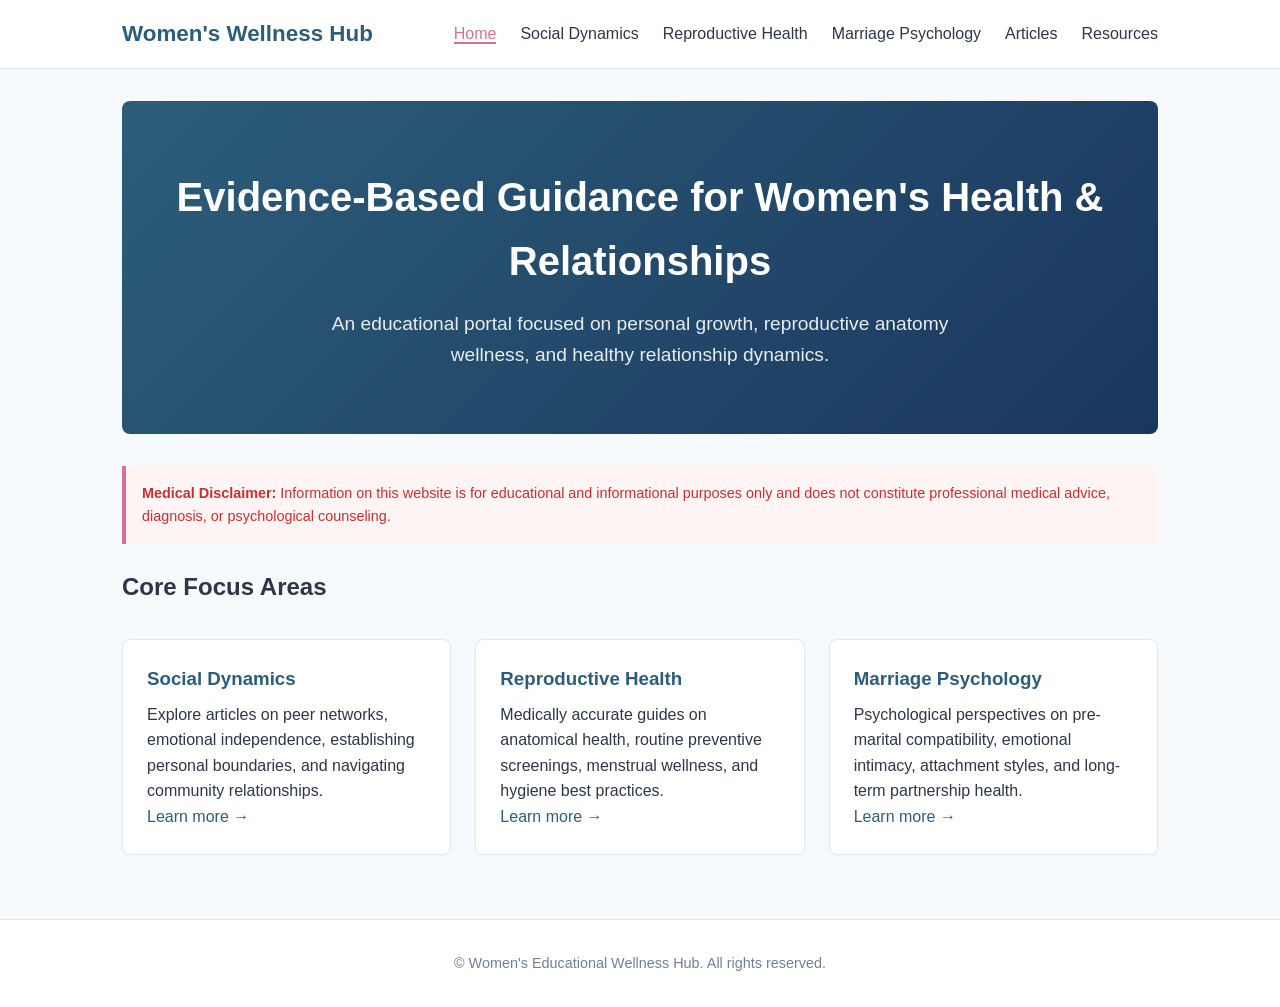
<file: index.html>
<!DOCTYPE html>
<html lang="en">
<head>
    <meta charset="UTF-8">
    <meta name="viewport" content="width=device-width, initial-scale=1.0">
    <script src="https://identity.netlify.com/v1/netlify-identity-widget.js"></script>
    <title>Women's Health & Relationship Hub</title>
    <link rel="stylesheet" href="style.css">
</head>
<body>

    <header>
        <div class="nav-container">
            <div class="logo">Women's Wellness Hub</div>
            <nav>
                <ul>
                    <li><a href="index.html" class="active">Home</a></li>
                    <li><a href="social.html">Social Dynamics</a></li>
                    <li><a href="health.html">Reproductive Health</a></li>
                    <li><a href="marriage.html">Marriage Psychology</a></li>
                    <li><a href="blog.html">Articles</a></li>
                    <li><a href="resources.html">Resources</a></li>
                </ul>
            </nav>
        </div>
    </header>

    <div class="container">
        <section class="hero">
            <h1>Evidence-Based Guidance for Women's Health & Relationships</h1>
            <p>An educational portal focused on personal growth, reproductive anatomy wellness, and healthy relationship dynamics.</p>
        </section>

        <div class="disclaimer-banner">
            <strong>Medical Disclaimer:</strong> Information on this website is for educational and informational purposes only and does not constitute professional medical advice, diagnosis, or psychological counseling.
        </div>

        <h2>Core Focus Areas</h2>
        <div class="grid">
            <div class="card">
                <h3>Social Dynamics</h3>
                <p>Explore articles on peer networks, emotional independence, establishing personal boundaries, and navigating community relationships.</p>
                <p><a href="social.html">Learn more &rarr;</a></p>
            </div>
            <div class="card">
                <h3>Reproductive Health</h3>
                <p>Medically accurate guides on anatomical health, routine preventive screenings, menstrual wellness, and hygiene best practices.</p>
                <p><a href="health.html">Learn more &rarr;</a></p>
            </div>
            <div class="card">
                <h3>Marriage Psychology</h3>
                <p>Psychological perspectives on pre-marital compatibility, emotional intimacy, attachment styles, and long-term partnership health.</p>
                <p><a href="marriage.html">Learn more &rarr;</a></p>
            </div>
        </div>
    </div>
    <script>
  if (window.netlifyIdentity) {
    window.netlifyIdentity.on("init", user => {
      if (!user) {
        window.netlifyIdentity.on("login", () => {
          document.location.href = "/admin/";
        });
      }
    });
  }
</script>

    <footer>
        <p>&copy; Women's Educational Wellness Hub. All rights reserved.</p>
    </footer>

</body>
</html>
</file>
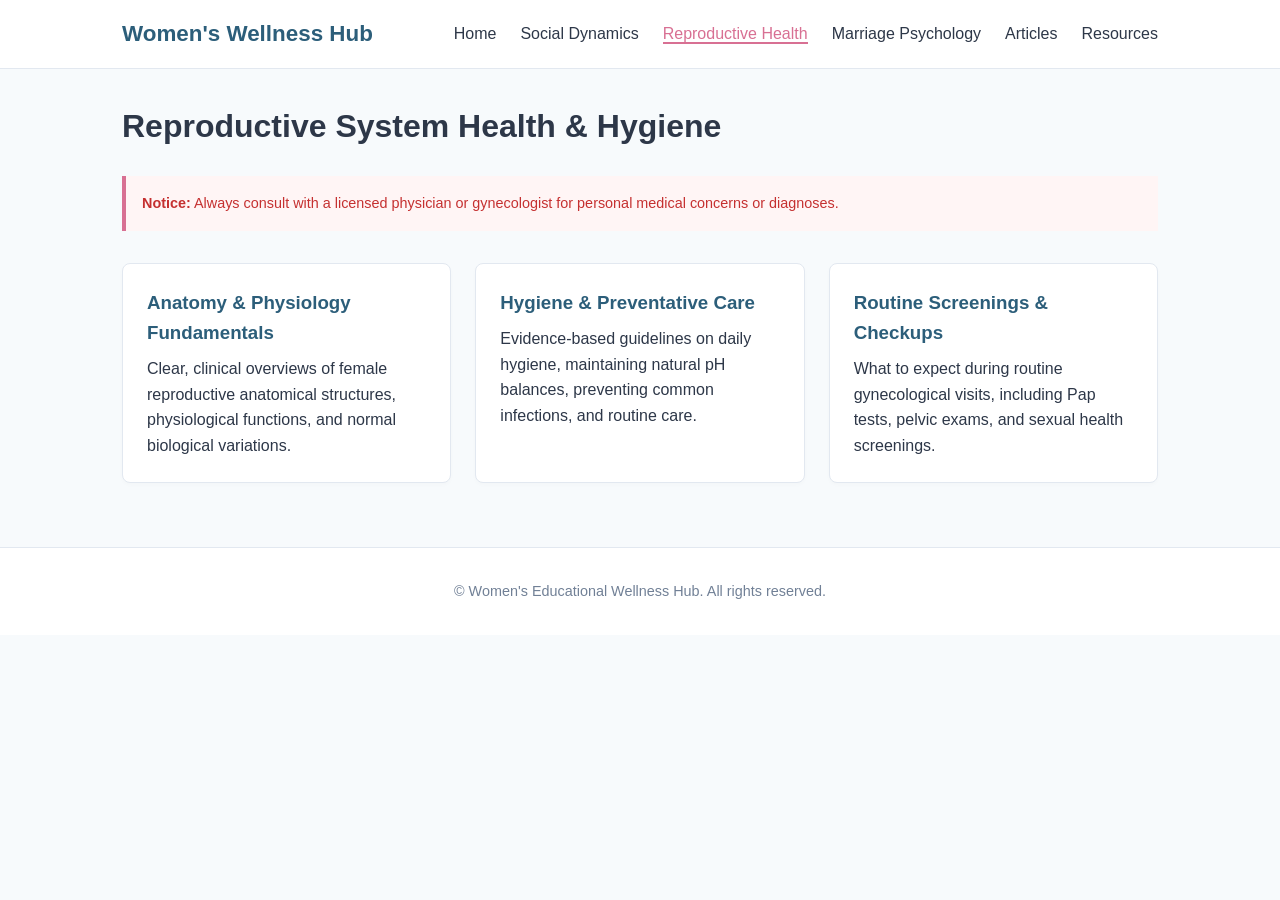
<file: health.html>
<!DOCTYPE html>
<html lang="en">
<head>
    <meta charset="UTF-8">
    <meta name="viewport" content="width=device-width, initial-scale=1.0">
    <title>Reproductive Health & Wellness</title>
    <link rel="stylesheet" href="style.css">
</head>
<body>

    <header>
        <div class="nav-container">
            <div class="logo">Women's Wellness Hub</div>
            <nav>
                <ul>
                    <li><a href="index.html">Home</a></li>
                    <li><a href="social.html">Social Dynamics</a></li>
                    <li><a href="health.html" class="active">Reproductive Health</a></li>
                    <li><a href="marriage.html">Marriage Psychology</a></li>
                    <li><a href="blog.html">Articles</a></li>
                    <li><a href="resources.html">Resources</a></li>
                </ul>
            </nav>
        </div>
    </header>

    <div class="container">
        <h1>Reproductive System Health & Hygiene</h1>

        <div class="disclaimer-banner">
            <strong>Notice:</strong> Always consult with a licensed physician or gynecologist for personal medical concerns or diagnoses.
        </div>

        <div class="grid">
            <div class="card">
                <h3>Anatomy & Physiology Fundamentals</h3>
                <p>Clear, clinical overviews of female reproductive anatomical structures, physiological functions, and normal biological variations.</p>
            </div>
            <div class="card">
                <h3>Hygiene & Preventative Care</h3>
                <p>Evidence-based guidelines on daily hygiene, maintaining natural pH balances, preventing common infections, and routine care.</p>
            </div>
            <div class="card">
                <h3>Routine Screenings & Checkups</h3>
                <p>What to expect during routine gynecological visits, including Pap tests, pelvic exams, and sexual health screenings.</p>
            </div>
        </div>
    </div>

    <footer>
        <p>&copy; Women's Educational Wellness Hub. All rights reserved.</p>
    </footer>

</body>
</html>
</file>
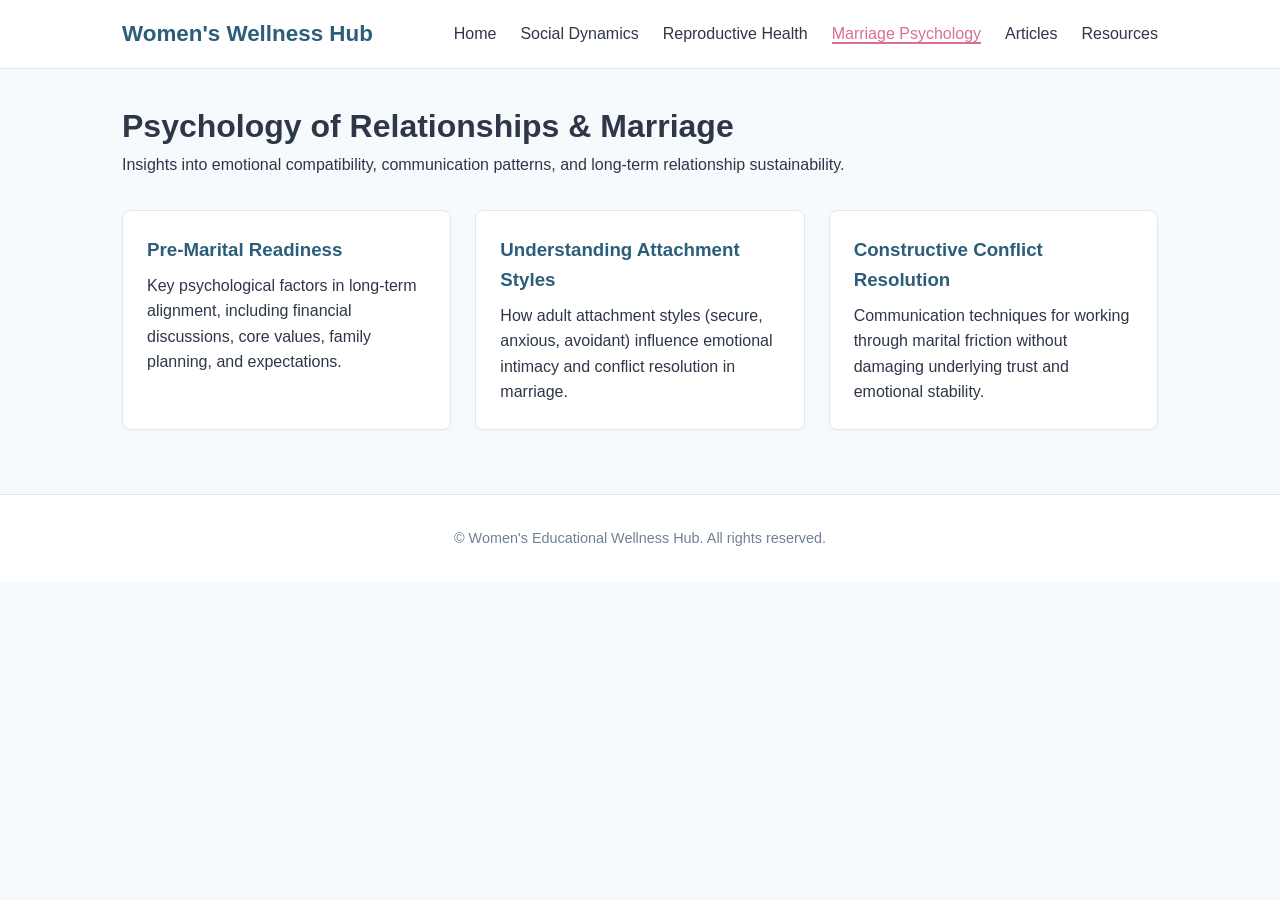
<file: marriage.html>
<!DOCTYPE html>
<html lang="en">
<head>
    <meta charset="UTF-8">
    <meta name="viewport" content="width=device-width, initial-scale=1.0">
    <title>Marriage & Relationship Psychology</title>
    <link rel="stylesheet" href="style.css">
</head>
<body>

    <header>
        <div class="nav-container">
            <div class="logo">Women's Wellness Hub</div>
            <nav>
                <ul>
                    <li><a href="index.html">Home</a></li>
                    <li><a href="social.html">Social Dynamics</a></li>
                    <li><a href="health.html">Reproductive Health</a></li>
                    <li><a href="marriage.html" class="active">Marriage Psychology</a></li>
                    <li><a href="blog.html">Articles</a></li>
                    <li><a href="resources.html">Resources</a></li>
                </ul>
            </nav>
        </div>
    </header>

    <div class="container">
        <h1>Psychology of Relationships & Marriage</h1>
        <p>Insights into emotional compatibility, communication patterns, and long-term relationship sustainability.</p>

        <div class="grid">
            <div class="card">
                <h3>Pre-Marital Readiness</h3>
                <p>Key psychological factors in long-term alignment, including financial discussions, core values, family planning, and expectations.</p>
            </div>
            <div class="card">
                <h3>Understanding Attachment Styles</h3>
                <p>How adult attachment styles (secure, anxious, avoidant) influence emotional intimacy and conflict resolution in marriage.</p>
            </div>
            <div class="card">
                <h3>Constructive Conflict Resolution</h3>
                <p>Communication techniques for working through marital friction without damaging underlying trust and emotional stability.</p>
            </div>
        </div>
    </div>

    <footer>
        <p>&copy; Women's Educational Wellness Hub. All rights reserved.</p>
    </footer>

</body>
</html>
</file>
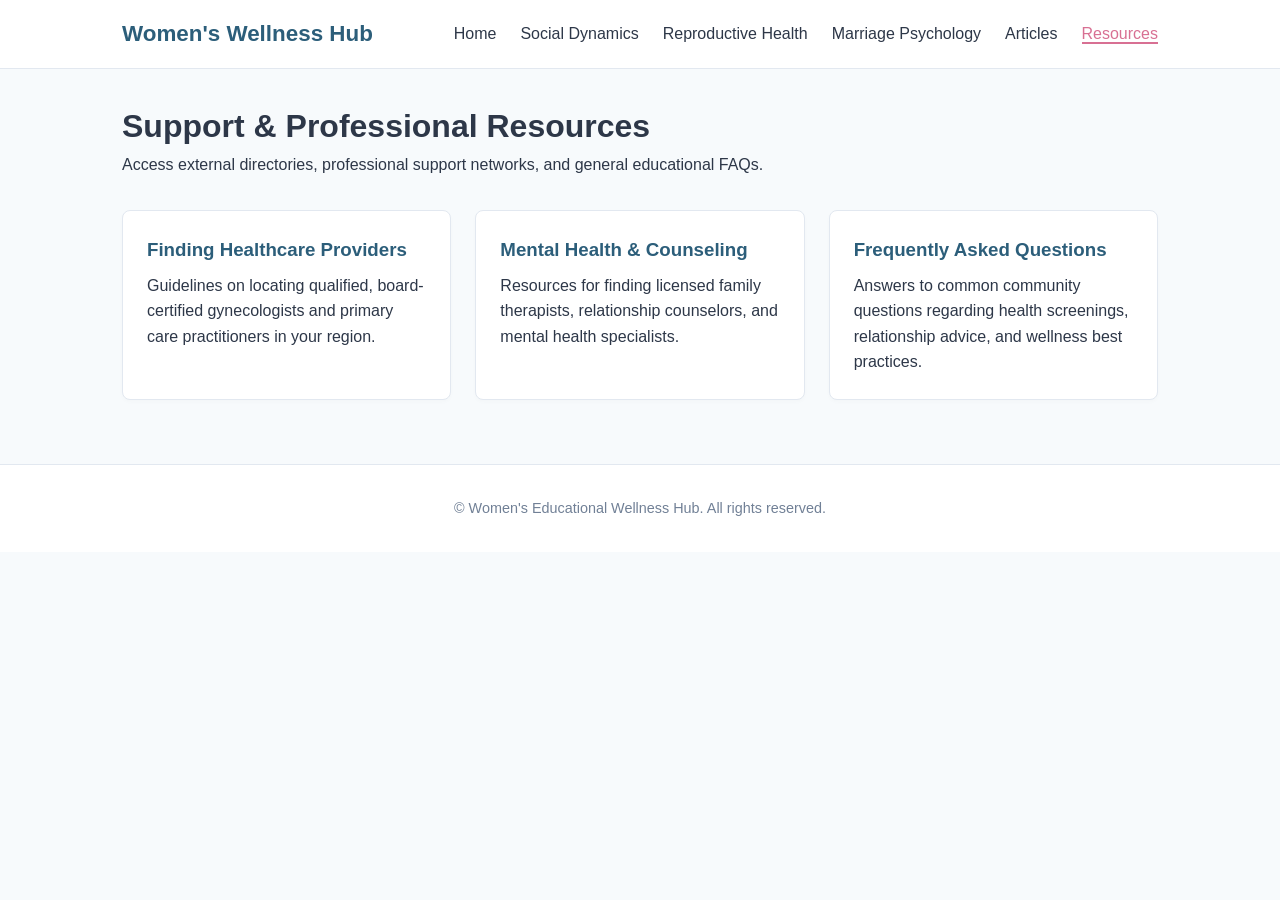
<file: resources.html>
<!DOCTYPE html>
<html lang="en">
<head>
    <meta charset="UTF-8">
    <meta name="viewport" content="width=device-width, initial-scale=1.0">
    <title>Support & Educational Resources</title>
    <link rel="stylesheet" href="style.css">
</head>
<body>

    <header>
        <div class="nav-container">
            <div class="logo">Women's Wellness Hub</div>
            <nav>
                <ul>
                    <li><a href="index.html">Home</a></li>
                    <li><a href="social.html">Social Dynamics</a></li>
                    <li><a href="health.html">Reproductive Health</a></li>
                    <li><a href="marriage.html">Marriage Psychology</a></li>
                    <li><a href="blog.html">Articles</a></li>
                    <li><a href="resources.html" class="active">Resources</a></li>
                </ul>
            </nav>
        </div>
    </header>

    <div class="container">
        <h1>Support & Professional Resources</h1>
        <p>Access external directories, professional support networks, and general educational FAQs.</p>

        <div class="grid">
            <div class="card">
                <h3>Finding Healthcare Providers</h3>
                <p>Guidelines on locating qualified, board-certified gynecologists and primary care practitioners in your region.</p>
            </div>
            <div class="card">
                <h3>Mental Health & Counseling</h3>
                <p>Resources for finding licensed family therapists, relationship counselors, and mental health specialists.</p>
            </div>
            <div class="card">
                <h3>Frequently Asked Questions</h3>
                <p>Answers to common community questions regarding health screenings, relationship advice, and wellness best practices.</p>
            </div>
        </div>
    </div>

    <footer>
        <p>&copy; Women's Educational Wellness Hub. All rights reserved.</p>
    </footer>

</body>
</html>
</file>
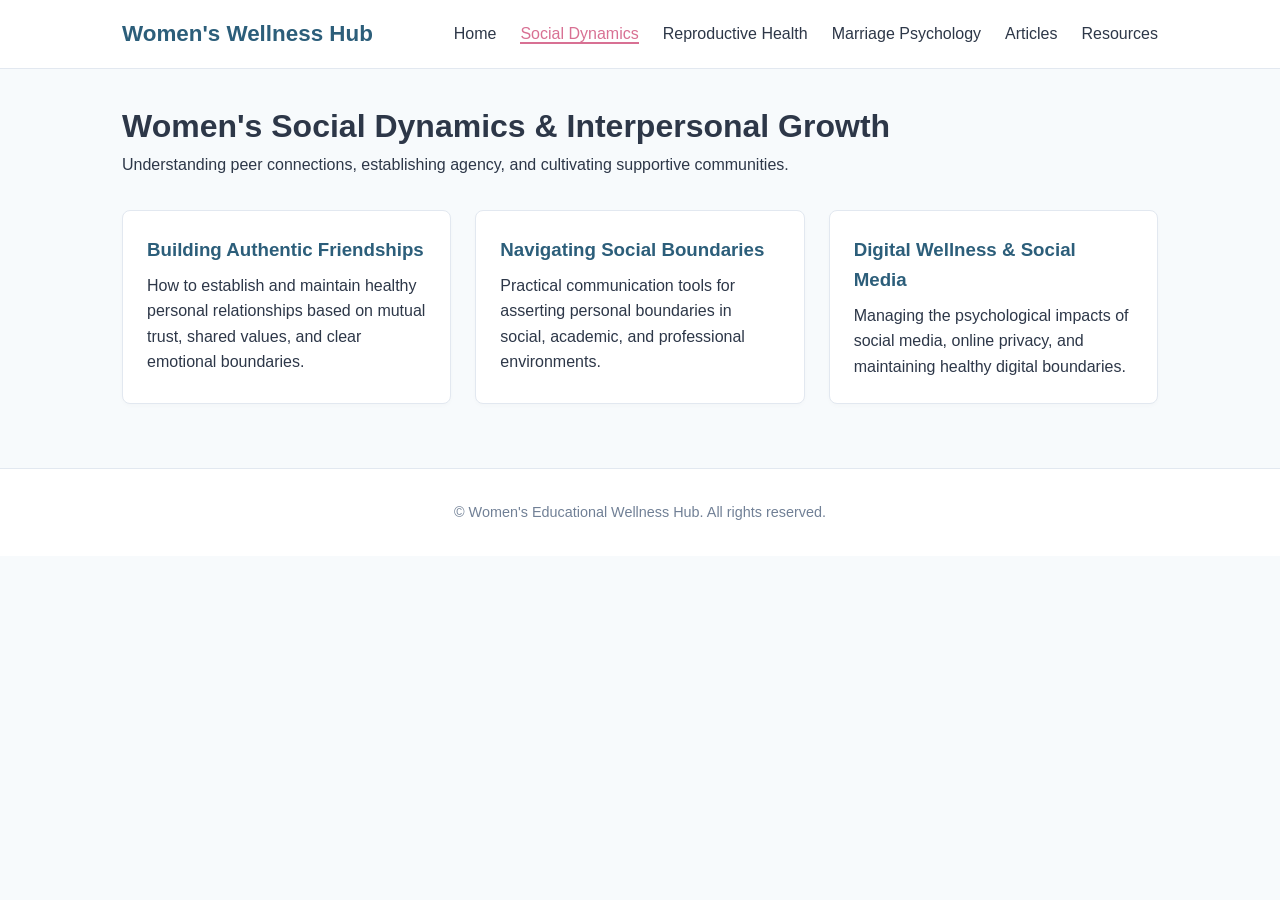
<file: social.html>
<!DOCTYPE html>
<html lang="en">
<head>
    <meta charset="UTF-8">
    <meta name="viewport" content="width=device-width, initial-scale=1.0">
    <title>Social Dynamics & Community</title>
    <link rel="stylesheet" href="style.css">
</head>
<body>

    <header>
        <div class="nav-container">
            <div class="logo">Women's Wellness Hub</div>
            <nav>
                <ul>
                    <li><a href="index.html">Home</a></li>
                    <li><a href="social.html" class="active">Social Dynamics</a></li>
                    <li><a href="health.html">Reproductive Health</a></li>
                    <li><a href="marriage.html">Marriage Psychology</a></li>
                    <li><a href="blog.html">Articles</a></li>
                    <li><a href="resources.html">Resources</a></li>
                </ul>
            </nav>
        </div>
    </header>

    <div class="container">
        <h1>Women's Social Dynamics & Interpersonal Growth</h1>
        <p>Understanding peer connections, establishing agency, and cultivating supportive communities.</p>

        <div class="grid">
            <div class="card">
                <h3>Building Authentic Friendships</h3>
                <p>How to establish and maintain healthy personal relationships based on mutual trust, shared values, and clear emotional boundaries.</p>
            </div>
            <div class="card">
                <h3>Navigating Social Boundaries</h3>
                <p>Practical communication tools for asserting personal boundaries in social, academic, and professional environments.</p>
            </div>
            <div class="card">
                <h3>Digital Wellness & Social Media</h3>
                <p>Managing the psychological impacts of social media, online privacy, and maintaining healthy digital boundaries.</p>
            </div>
        </div>
    </div>

    <footer>
        <p>&copy; Women's Educational Wellness Hub. All rights reserved.</p>
    </footer>

</body>
</html>
</file>
<file: style.css>
/* General Setup */
:root {
    --primary: #2C5E7A;
    --primary-light: #EBF3F8;
    --accent: #D87093;
    --text: #2D3748;
    --bg-light: #F7FAFC;
    --white: #FFFFFF;
    --border: #E2E8F0;
}

* {
    box-sizing: border-box;
    margin: 0;
    padding: 0;
}

body {
    font-family: -apple-system, BlinkMacSystemFont, "Segoe UI", Roboto, Helvetica, Arial, sans-serif;
    line-height: 1.6;
    color: var(--text);
    background-color: var(--bg-light);
}

a {
    color: var(--primary);
    text-decoration: none;
}

a:hover {
    text-decoration: underline;
}

/* Layout Elements */
header {
    background-color: var(--white);
    border-bottom: 1px solid var(--border);
    position: sticky;
    top: 0;
    z-index: 1000;
}

.nav-container {
    max-width: 1100px;
    margin: 0 auto;
    display: flex;
    justify-content: space-between;
    align-items: center;
    padding: 1rem 2rem;
}

.logo {
    font-size: 1.4rem;
    font-weight: bold;
    color: var(--primary);
}

nav ul {
    display: flex;
    list-style: none;
    gap: 1.5rem;
}

nav a {
    font-weight: 500;
    color: var(--text);
}

nav a.active {
    color: var(--accent);
    border-bottom: 2px solid var(--accent);
}

.container {
    max-width: 1100px;
    margin: 2rem auto;
    padding: 0 2rem;
}

/* Hero Section */
.hero {
    background: linear-gradient(135deg, var(--primary), #1A365D);
    color: var(--white);
    padding: 4rem 2rem;
    text-align: center;
    border-radius: 8px;
    margin-bottom: 2rem;
}

.hero h1 {
    font-size: 2.5rem;
    margin-bottom: 1rem;
}

.hero p {
    font-size: 1.2rem;
    max-width: 700px;
    margin: 0 auto;
    opacity: 0.9;
}

/* Cards Grid */
.grid {
    display: grid;
    grid-template-columns: repeat(auto-fit, minmax(300px, 1fr));
    gap: 1.5rem;
    margin-top: 2rem;
}

.card {
    background: var(--white);
    padding: 1.5rem;
    border-radius: 8px;
    border: 1px solid var(--border);
    box-shadow: 0 2px 4px rgba(0,0,0,0.02);
}

.card h3 {
    margin-bottom: 0.5rem;
    color: var(--primary);
}

/* Medical Disclaimer Banner */
.disclaimer-banner {
    background-color: #FFF5F5;
    border-left: 4px solid var(--accent);
    padding: 1rem;
    margin: 1.5rem 0;
    font-size: 0.9rem;
    color: #C53030;
}

/* Footer */
footer {
    background: var(--white);
    border-top: 1px solid var(--border);
    padding: 2rem;
    text-align: center;
    margin-top: 4rem;
    font-size: 0.9rem;
    color: #718096;
}

/* Responsive Design */
@media (max-width: 768px) {
    .nav-container {
        flex-direction: column;
        gap: 1rem;
    }
    nav ul {
        flex-wrap: wrap;
        justify-content: center;
        gap: 1rem;
    }
/* Blog & Article Styles */
.articles-list {
    display: flex;
    flex-direction: column;
    gap: 2rem;
    margin-top: 2rem;
}

.article-card {
    background: var(--white);
    padding: 2rem;
    border-radius: 8px;
    border: 1px solid var(--border);
    box-shadow: 0 2px 4px rgba(0,0,0,0.02);
}

.article-meta {
    font-size: 0.85rem;
    color: #718096;
    margin-bottom: 0.5rem;
    text-transform: uppercase;
    letter-spacing: 0.5px;
}

.article-card h2 {
    margin-bottom: 0.75rem;
}

.article-card h2 a {
    color: var(--primary);
    text-decoration: none;
}

.article-card h2 a:hover {
    color: var(--accent);
}

.article-card p {
    margin-bottom: 1rem;
    color: var(--text);
}

.read-more {
    font-weight: 600;
    color: var(--accent);
}
</file>
